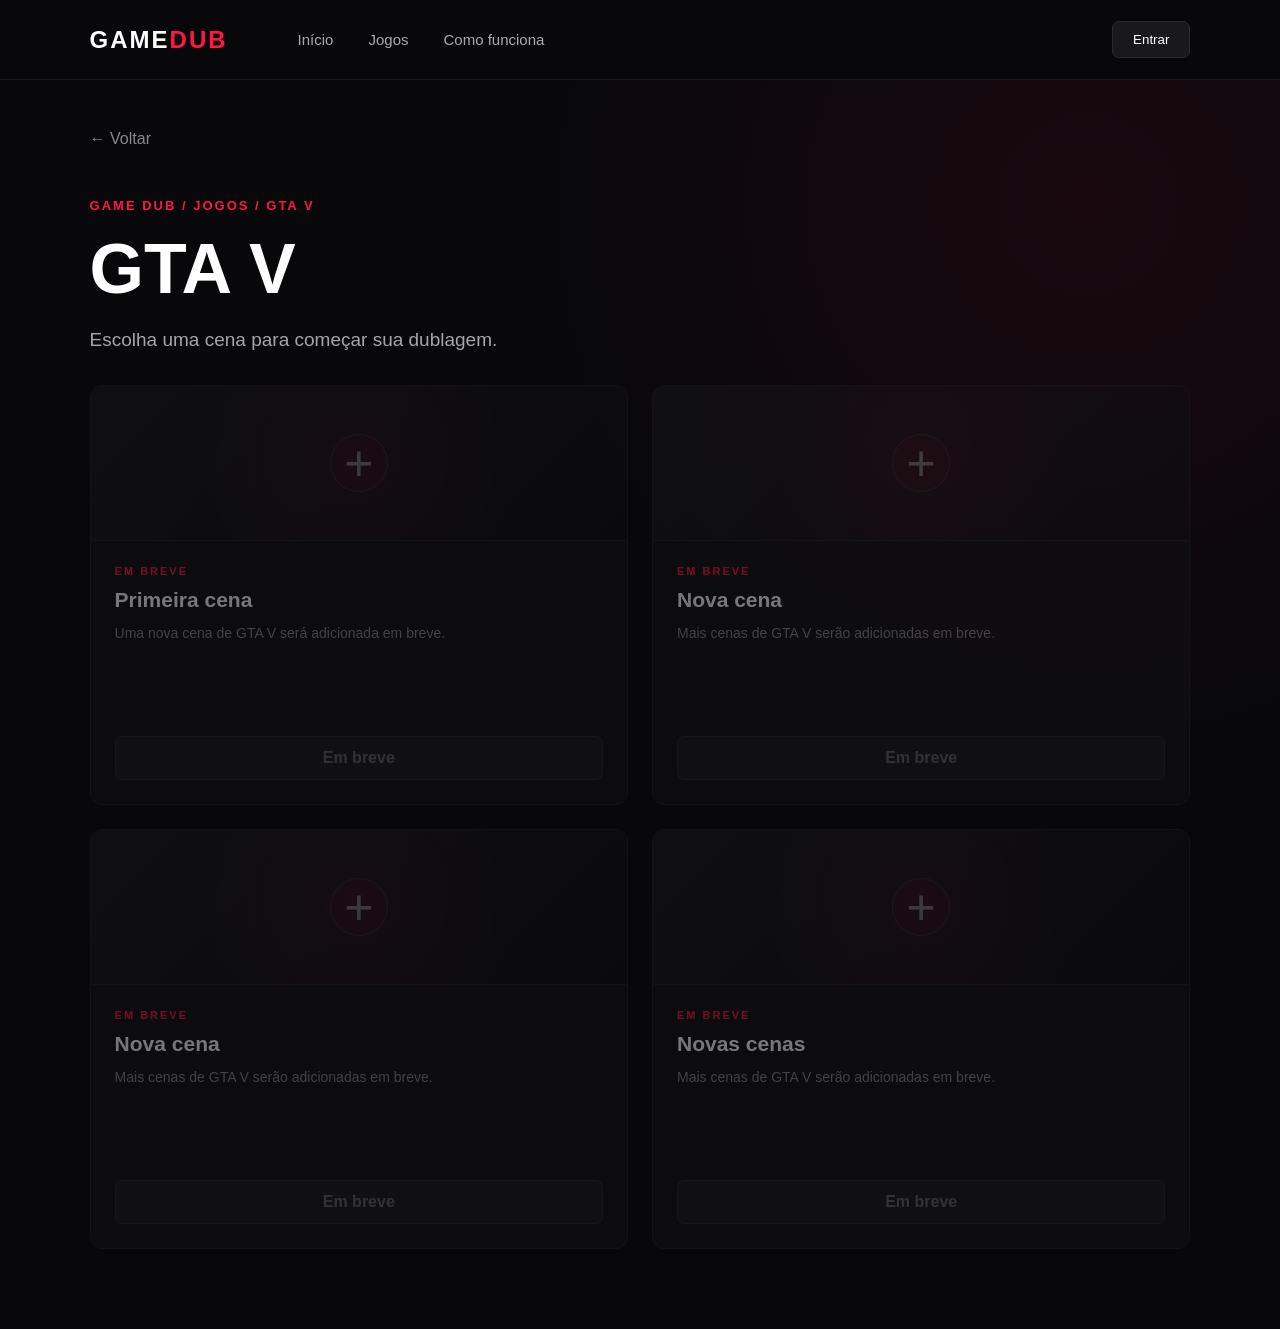
<file: gta-v.html>
<!DOCTYPE html>
<html lang="pt-BR">
<head>
    <meta charset="UTF-8">
    <meta name="viewport" content="width=device-width, initial-scale=1.0">

    <title>GTA V - GameDub</title>

    <link rel="stylesheet" href="style.css">
</head>

<body>

<header>
    <div class="logo">
        GAME<span>DUB</span>
    </div>

    <nav>
        <a href="index.html">Início</a>
        <a href="#">Jogos</a>
        <a href="#">Como funciona</a>
    </nav>

    <button class="login">Entrar</button>
</header>


<main>

    <section class="game-page">

        <a href="index.html" class="back">
            ← Voltar
        </a>

        <div class="game-header">

            <p class="small-title">
                GAME DUB / JOGOS / GTA V
            </p>

            <h1>
                GTA V
            </h1>

            <p class="description">
                Escolha uma cena para começar sua dublagem.
            </p>

        </div>


        <div class="scene-grid">

            <!-- CENA 01 -->

            <div class="scene-card scene-card-disabled">

                <div class="scene-thumbnail">
                    <div class="scene-icon">
                        +
                    </div>
                </div>

                <div class="scene-info">

                    <div>
                        <span class="scene-number">
                            EM BREVE
                        </span>

                        <h2>
                            Primeira cena
                        </h2>

                        <p>
                            Uma nova cena de GTA V será adicionada em breve.
                        </p>
                    </div>

                    <span class="scene-button disabled">
                        Em breve
                    </span>

                </div>

            </div>


            <!-- CENA 02 -->

            <div class="scene-card scene-card-disabled">

                <div class="scene-thumbnail">
                    <div class="scene-icon">
                        +
                    </div>
                </div>

                <div class="scene-info">

                    <div>
                        <span class="scene-number">
                            EM BREVE
                        </span>

                        <h2>
                            Nova cena
                        </h2>

                        <p>
                            Mais cenas de GTA V serão adicionadas em breve.
                        </p>
                    </div>

                    <span class="scene-button disabled">
                        Em breve
                    </span>

                </div>

            </div>


            <!-- CENA 03 -->

            <div class="scene-card scene-card-disabled">

                <div class="scene-thumbnail">
                    <div class="scene-icon">
                        +
                    </div>
                </div>

                <div class="scene-info">

                    <div>
                        <span class="scene-number">
                            EM BREVE
                        </span>

                        <h2>
                            Nova cena
                        </h2>

                        <p>
                            Mais cenas de GTA V serão adicionadas em breve.
                        </p>
                    </div>

                    <span class="scene-button disabled">
                        Em breve
                    </span>

                </div>

            </div>


            <!-- CENA 04 -->

            <div class="scene-card scene-card-disabled">

                <div class="scene-thumbnail">
                    <div class="scene-icon">
                        +
                    </div>
                </div>

                <div class="scene-info">

                    <div>
                        <span class="scene-number">
                            EM BREVE
                        </span>

                        <h2>
                            Novas cenas
                        </h2>

                        <p>
                            Mais cenas de GTA V serão adicionadas em breve.
                        </p>
                    </div>

                    <span class="scene-button disabled">
                        Em breve
                    </span>

                </div>

            </div>

        </div>

    </section>

</main>

</body>
</html>
</file>
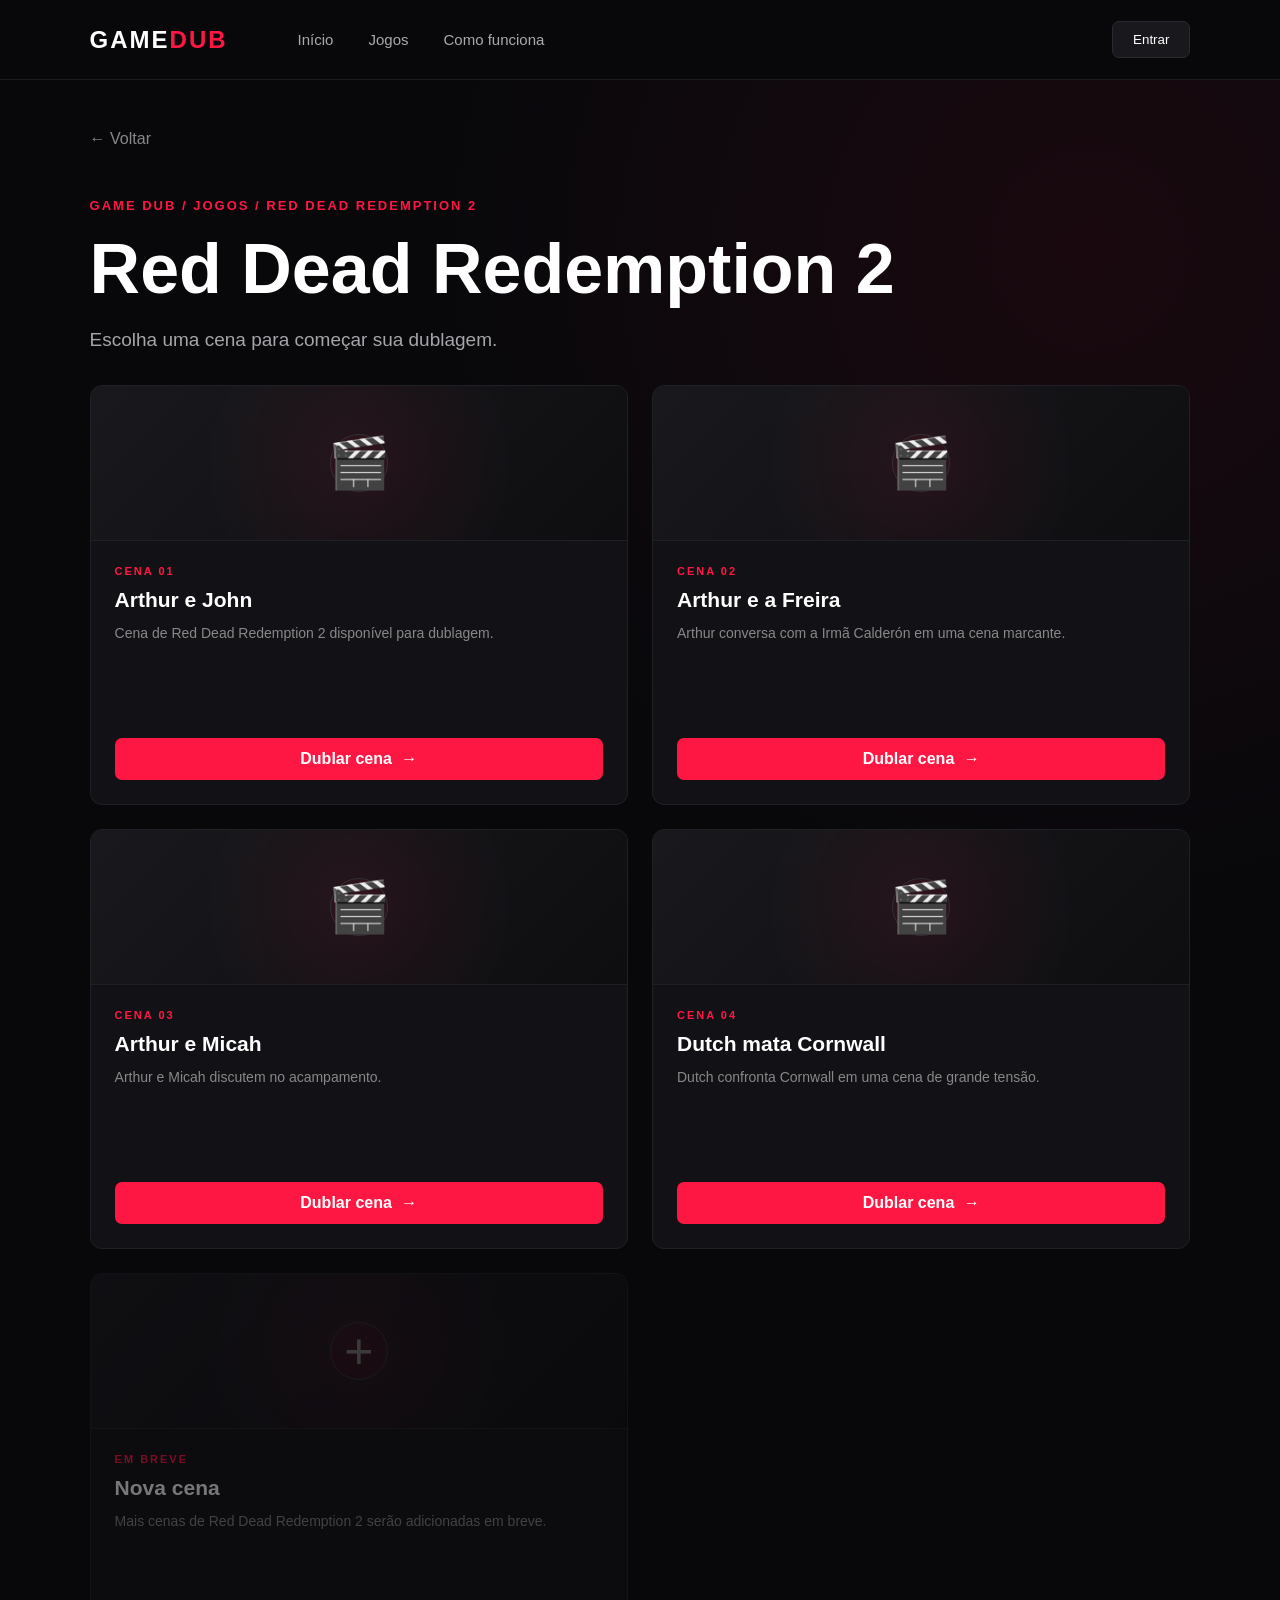
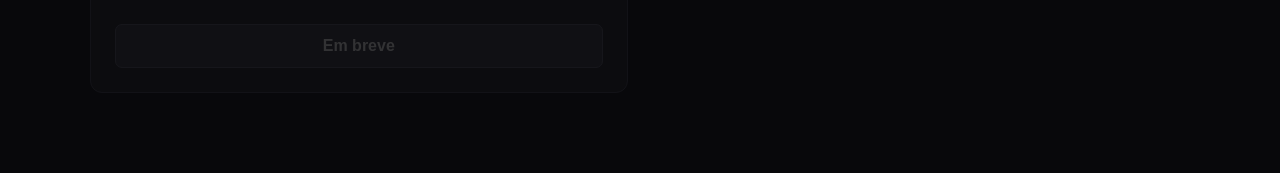
<file: red-dead-redemption-2.html>
<!DOCTYPE html>
<html lang="pt-BR">

<head>
    <meta charset="UTF-8">
    <meta name="viewport" content="width=device-width, initial-scale=1.0">

    <title>Red Dead Redemption 2 - GameDub</title>

    <link rel="stylesheet" href="style.css">
</head>

<body>

<header>

    <div class="logo">
        GAME<span>DUB</span>
    </div>

    <nav>
        <a href="index.html">Início</a>
        <a href="#">Jogos</a>
        <a href="#">Como funciona</a>
    </nav>

    <button class="login">
        Entrar
    </button>

</header>

<main>

    <section class="game-page">

        <a href="index.html" class="back">
            ← Voltar
        </a>

        <div class="game-header">

            <p class="small-title">
                GAME DUB / JOGOS / RED DEAD REDEMPTION 2
            </p>

            <h1>
                Red Dead Redemption 2
            </h1>

            <p class="description">
                Escolha uma cena para começar sua dublagem.
            </p>

        </div>

        <div class="scene-grid">

            <!-- CENA 01 -->

            <div class="scene-card">

                <div class="scene-thumbnail">

                    <div class="scene-icon">
                        🎬
                    </div>

                </div>

                <div class="scene-info">

                    <div>

                        <span class="scene-number">
                            CENA 01
                        </span>

                        <h2>
                            Arthur e John
                        </h2>

                        <p>
                            Cena de Red Dead Redemption 2 disponível para dublagem.
                        </p>

                    </div>

                    <a
                        href="cena-re4-ashley.html?cena=arthur-e-john-final&voltar=red-dead-redemption-2.html"
                        class="scene-button"
                    >
                        Dublar cena <span>→</span>
                    </a>

                </div>

            </div>

            <!-- CENA 02 -->

            <div class="scene-card">

                <div class="scene-thumbnail">

                    <div class="scene-icon">
                        🎬
                    </div>

                </div>

                <div class="scene-info">

                    <div>

                        <span class="scene-number">
                            CENA 02
                        </span>

                        <h2>
                            Arthur e a Freira
                        </h2>

                        <p>
                            Arthur conversa com a Irmã Calderón em uma cena marcante.
                        </p>

                    </div>

                    <a
                        href="cena-re4-ashley.html?cena=arthur-e-a-freira&voltar=red-dead-redemption-2.html"
                        class="scene-button"
                    >
                        Dublar cena <span>→</span>
                    </a>

                </div>

            </div>

            <!-- CENA 03 -->

            <div class="scene-card">

                <div class="scene-thumbnail">

                    <div class="scene-icon">
                        🎬
                    </div>

                </div>

                <div class="scene-info">

                    <div>

                        <span class="scene-number">
                            CENA 03
                        </span>

                        <h2>
                            Arthur e Micah
                        </h2>

                        <p>
                            Arthur e Micah discutem no acampamento.
                        </p>

                    </div>

                    <a
                        href="cena-re4-ashley.html?cena=arthur-e-micah-discussao-no-acampamento&voltar=red-dead-redemption-2.html"
                        class="scene-button"
                    >
                        Dublar cena <span>→</span>
                    </a>

                </div>

            </div>

            <!-- CENA 04 -->

            <div class="scene-card">

                <div class="scene-thumbnail">

                    <div class="scene-icon">
                        🎬
                    </div>

                </div>

                <div class="scene-info">

                    <div>

                        <span class="scene-number">
                            CENA 04
                        </span>

                        <h2>
                            Dutch mata Cornwall
                        </h2>

                        <p>
                            Dutch confronta Cornwall em uma cena de grande tensão.
                        </p>

                    </div>

                    <a
                        href="cena-re4-ashley.html?cena=dutch-mata-cornwall&voltar=red-dead-redemption-2.html"
                        class="scene-button"
                    >
                        Dublar cena <span>→</span>
                    </a>

                </div>

            </div>

            <!-- EM BREVE -->

            <div class="scene-card scene-card-disabled">

                <div class="scene-thumbnail">

                    <div class="scene-icon">
                        +
                    </div>

                </div>

                <div class="scene-info">

                    <div>

                        <span class="scene-number">
                            EM BREVE
                        </span>

                        <h2>
                            Nova cena
                        </h2>

                        <p>
                            Mais cenas de Red Dead Redemption 2 serão adicionadas em breve.
                        </p>

                    </div>

                    <span class="scene-button disabled">
                        Em breve
                    </span>

                </div>

            </div>

        </div>

    </section>

</main>

</body>

</html>
</file>
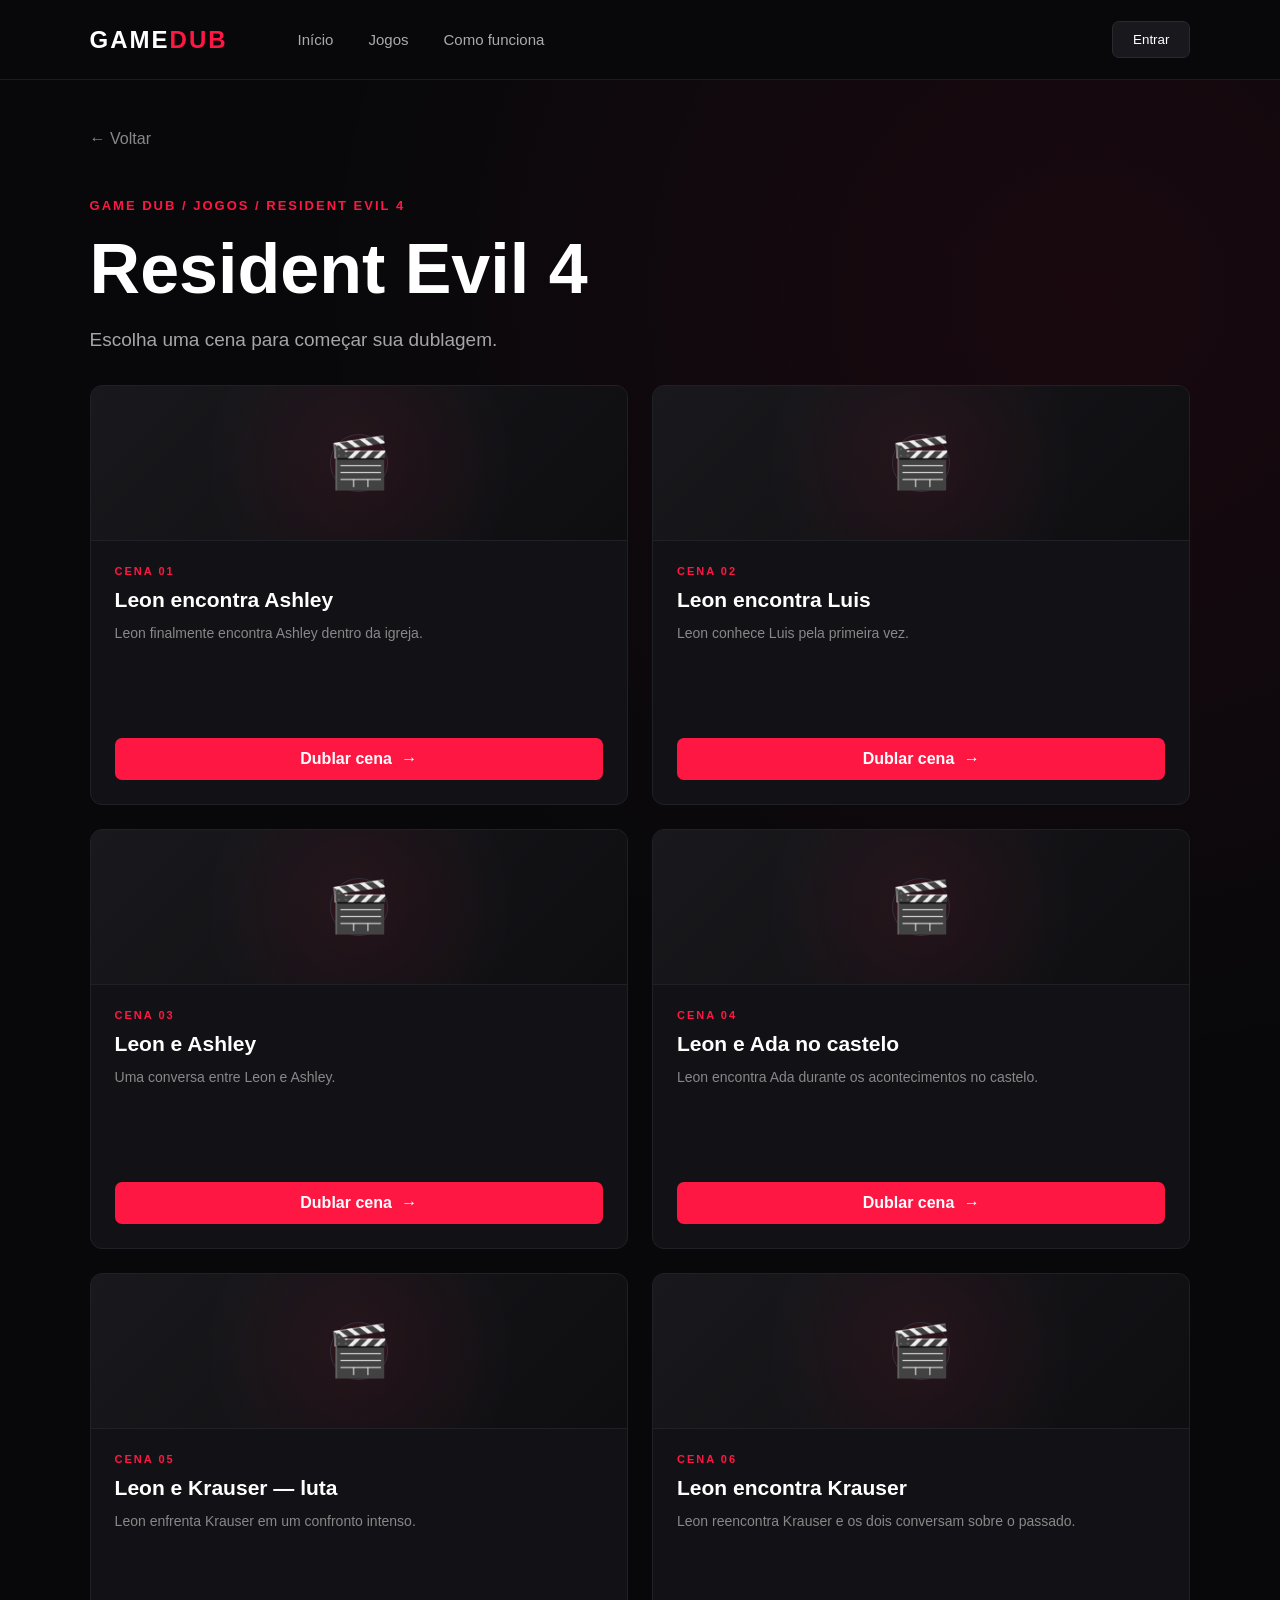
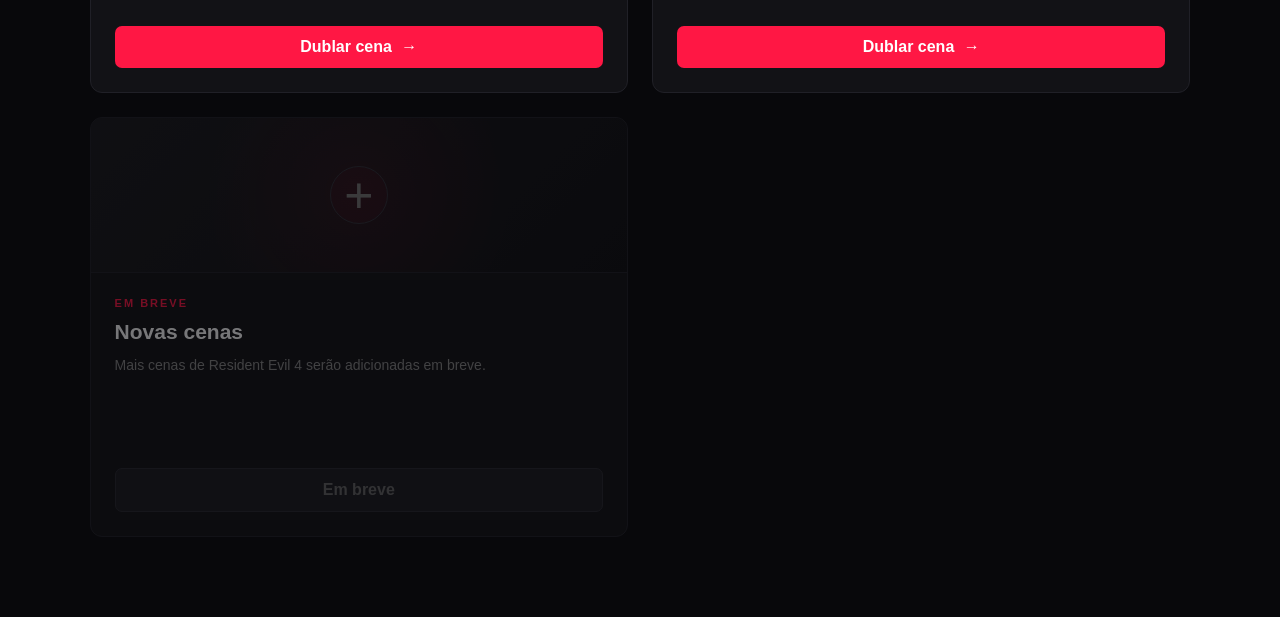
<file: resident-evil-4.html>
<!DOCTYPE html>
<html lang="pt-BR">
<head>
    <meta charset="UTF-8">
    <meta name="viewport" content="width=device-width, initial-scale=1.0">

    <title>Resident Evil 4 - GameDub</title>

    <link rel="stylesheet" href="style.css">
</head>

<body>

<header>
    <div class="logo">
        GAME<span>DUB</span>
    </div>

    <nav>
        <a href="index.html">Início</a>
        <a href="#">Jogos</a>
        <a href="#">Como funciona</a>
    </nav>

    <button class="login">Entrar</button>
</header>

<main>

    <section class="game-page">

        <a href="index.html" class="back">
            ← Voltar
        </a>

        <div class="game-header">

            <p class="small-title">
                GAME DUB / JOGOS / RESIDENT EVIL 4
            </p>

            <h1>
                Resident Evil 4
            </h1>

            <p class="description">
                Escolha uma cena para começar sua dublagem.
            </p>

        </div>

        <div class="scene-grid">

            <!-- CENA 01 -->

            <div class="scene-card">

                <div class="scene-thumbnail">
                    <div class="scene-icon">🎬</div>
                </div>

                <div class="scene-info">

                    <div>
                        <span class="scene-number">
                            CENA 01
                        </span>

                        <h2>
                            Leon encontra Ashley
                        </h2>

                        <p>
                            Leon finalmente encontra Ashley dentro da igreja.
                        </p>
                    </div>

                    <a
                        href="cena-re4-ashley.html?cena=re4-ashley&voltar=resident-evil-4.html"
                        class="scene-button"
                    >
                        Dublar cena <span>→</span>
                    </a>

                </div>

            </div>

            <!-- CENA 02 -->

            <div class="scene-card">

                <div class="scene-thumbnail">
                    <div class="scene-icon">🎬</div>
                </div>

                <div class="scene-info">

                    <div>
                        <span class="scene-number">
                            CENA 02
                        </span>

                        <h2>
                            Leon encontra Luis
                        </h2>

                        <p>
                            Leon conhece Luis pela primeira vez.
                        </p>
                    </div>

                    <a
                        href="cena-re4-ashley.html?cena=leon-luis&voltar=resident-evil-4.html"
                        class="scene-button"
                    >
                        Dublar cena <span>→</span>
                    </a>

                </div>

            </div>

            <!-- CENA 03 -->

            <div class="scene-card">

                <div class="scene-thumbnail">
                    <div class="scene-icon">🎬</div>
                </div>

                <div class="scene-info">

                    <div>
                        <span class="scene-number">
                            CENA 03
                        </span>

                        <h2>
                            Leon e Ashley
                        </h2>

                        <p>
                            Uma conversa entre Leon e Ashley.
                        </p>
                    </div>

                    <a
                        href="cena-re4-ashley.html?cena=leon-ashley&voltar=resident-evil-4.html"
                        class="scene-button"
                    >
                        Dublar cena <span>→</span>
                    </a>

                </div>

            </div>

            <!-- CENA 04 -->

            <div class="scene-card">

                <div class="scene-thumbnail">
                    <div class="scene-icon">🎬</div>
                </div>

                <div class="scene-info">

                    <div>
                        <span class="scene-number">
                            CENA 04
                        </span>

                        <h2>
                            Leon e Ada no castelo
                        </h2>

                        <p>
                            Leon encontra Ada durante os acontecimentos no castelo.
                        </p>
                    </div>

                    <a
                        href="cena-re4-ashley.html?cena=leon-e-ada-no-castelo&voltar=resident-evil-4.html"
                        class="scene-button"
                    >
                        Dublar cena <span>→</span>
                    </a>

                </div>

            </div>

            <!-- CENA 05 -->

            <div class="scene-card">

                <div class="scene-thumbnail">
                    <div class="scene-icon">🎬</div>
                </div>

                <div class="scene-info">

                    <div>
                        <span class="scene-number">
                            CENA 05
                        </span>

                        <h2>
                            Leon e Krauser — luta
                        </h2>

                        <p>
                            Leon enfrenta Krauser em um confronto intenso.
                        </p>
                    </div>

                    <a
                        href="cena-re4-ashley.html?cena=leon-e-krauser-luta&voltar=resident-evil-4.html"
                        class="scene-button"
                    >
                        Dublar cena <span>→</span>
                    </a>

                </div>

            </div>

            <!-- CENA 06 -->

            <div class="scene-card">

                <div class="scene-thumbnail">
                    <div class="scene-icon">🎬</div>
                </div>

                <div class="scene-info">

                    <div>
                        <span class="scene-number">
                            CENA 06
                        </span>

                        <h2>
                            Leon encontra Krauser
                        </h2>

                        <p>
                            Leon reencontra Krauser e os dois conversam sobre o passado.
                        </p>
                    </div>

                    <a
                        href="cena-re4-ashley.html?cena=leon-encontra-krauser&voltar=resident-evil-4.html"
                        class="scene-button"
                    >
                        Dublar cena <span>→</span>
                    </a>

                </div>

            </div>

            <!-- EM BREVE -->

            <div class="scene-card scene-card-disabled">

                <div class="scene-thumbnail">
                    <div class="scene-icon">
                        +
                    </div>
                </div>

                <div class="scene-info">

                    <div>
                        <span class="scene-number">
                            EM BREVE
                        </span>

                        <h2>
                            Novas cenas
                        </h2>

                        <p>
                            Mais cenas de Resident Evil 4 serão adicionadas em breve.
                        </p>
                    </div>

                    <span class="scene-button disabled">
                        Em breve
                    </span>

                </div>

            </div>

        </div>

    </section>

</main>

</body>
</html>
</file>
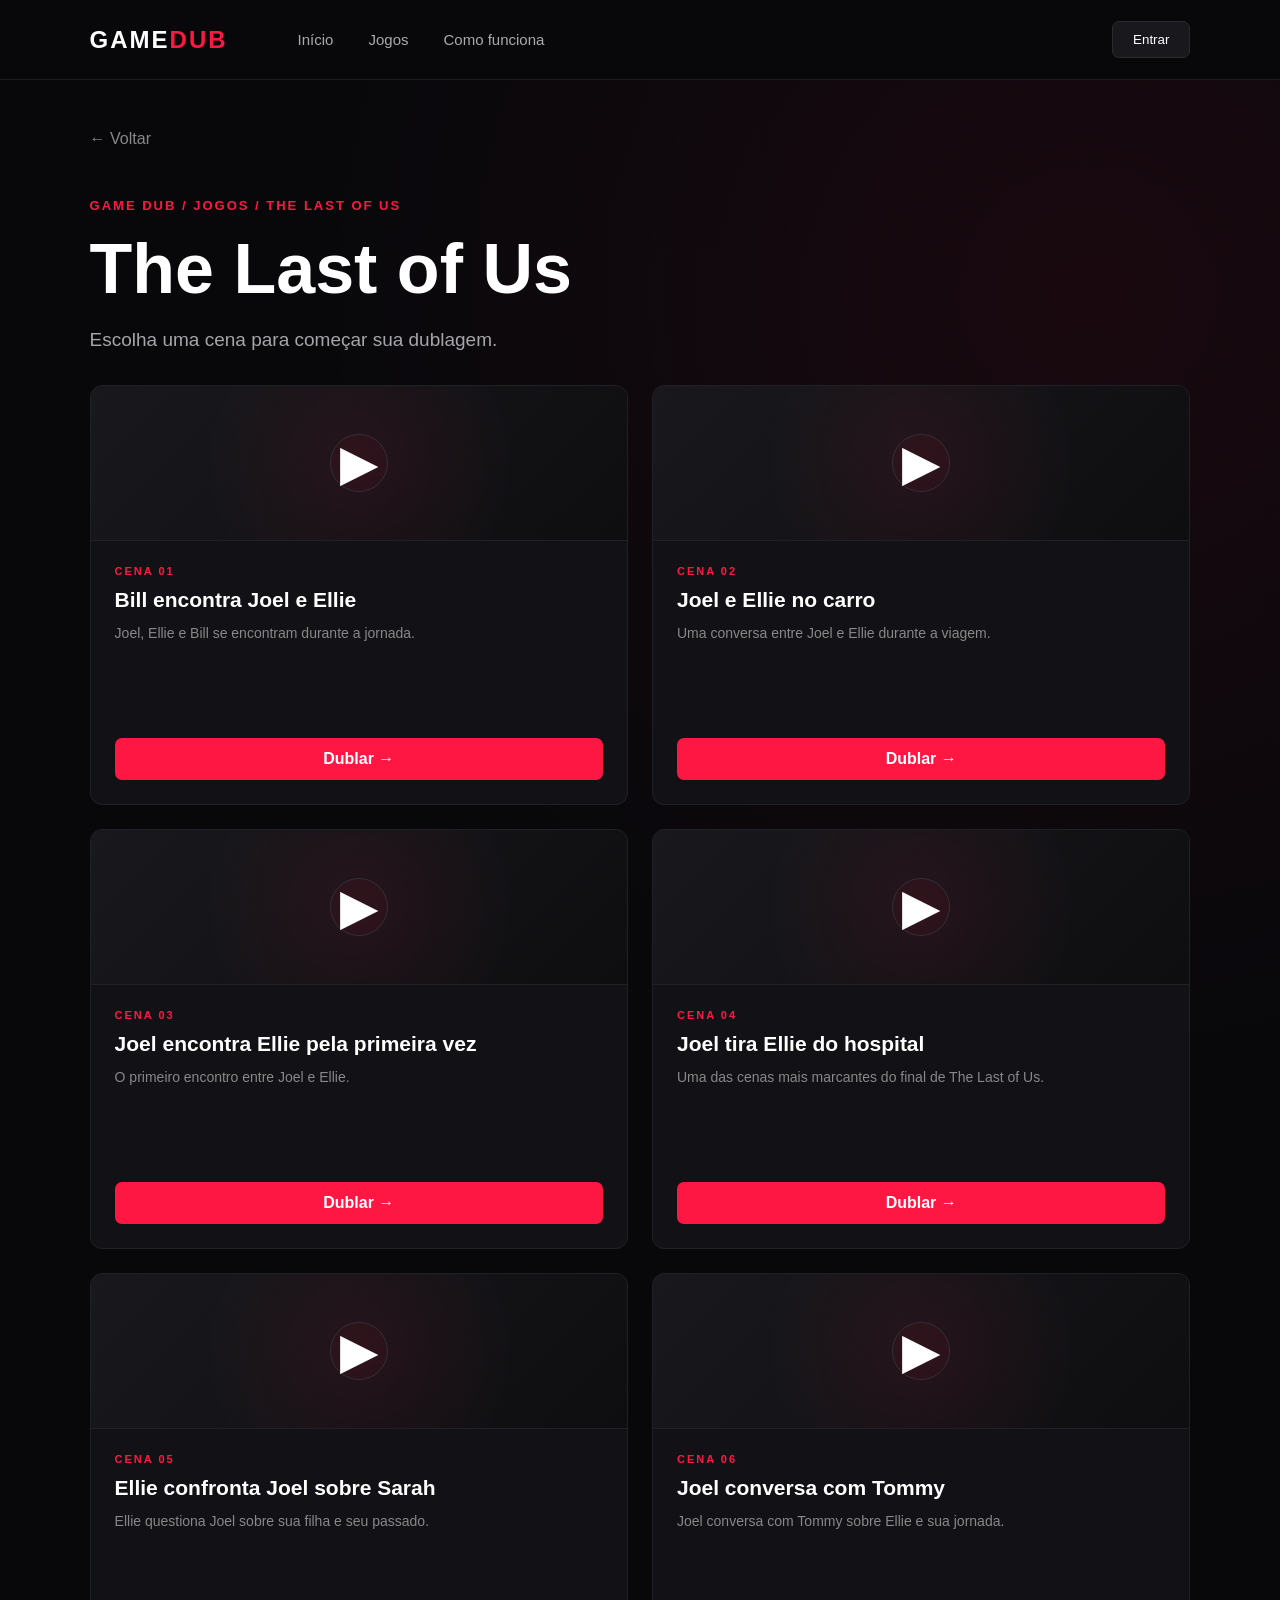
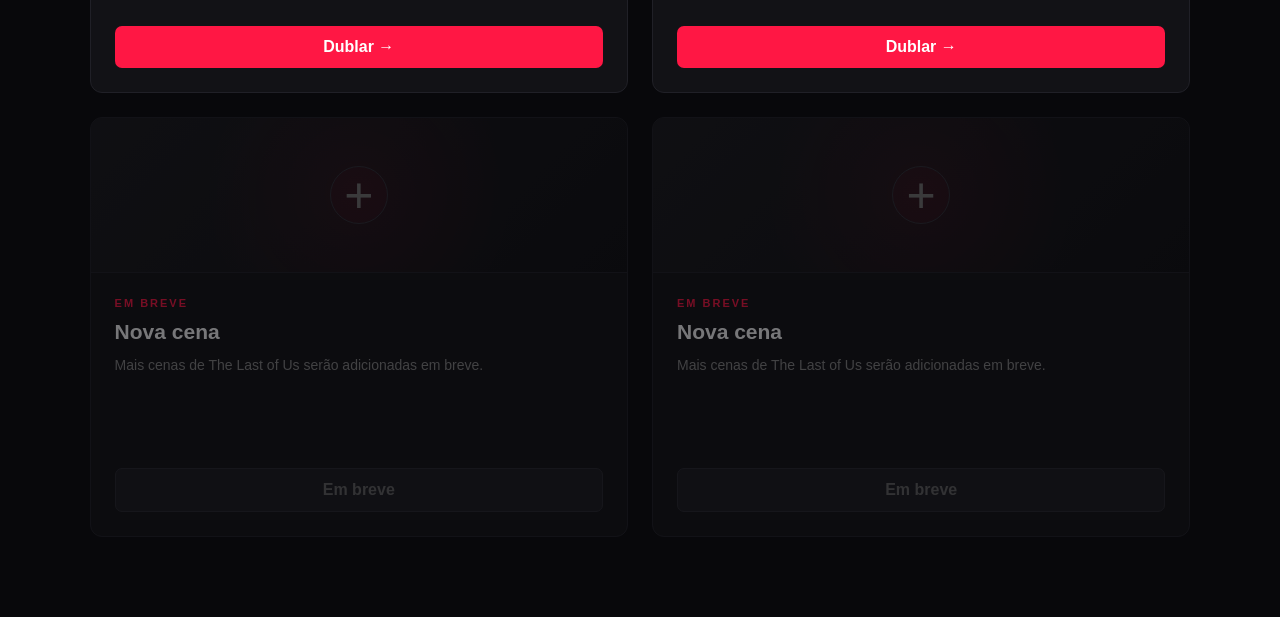
<file: the-last-of-us.html>
<!DOCTYPE html>
<html lang="pt-BR">

<head>
    <meta charset="UTF-8">
    <meta name="viewport" content="width=device-width, initial-scale=1.0">

    <title>The Last of Us - GameDub</title>

    <link rel="stylesheet" href="style.css">
</head>

<body>

<header>

    <div class="logo">
        GAME<span>DUB</span>
    </div>

    <nav>
        <a href="index.html">Início</a>
        <a href="#">Jogos</a>
        <a href="#">Como funciona</a>
    </nav>

    <button class="login">
        Entrar
    </button>

</header>


<main>

    <section class="game-page">

        <a href="index.html" class="back">
            ← Voltar
        </a>


        <div class="game-header">

            <p class="small-title">
                GAME DUB / JOGOS / THE LAST OF US
            </p>

            <h1>
                The Last of Us
            </h1>

            <p class="description">
                Escolha uma cena para começar sua dublagem.
            </p>

        </div>


        <div class="scene-grid">


            <!-- CENA 01 -->

            <a
                href="cena-re4-ashley.html?cena=bill-encontra-joel-e-ellie&voltar=the-last-of-us.html"
                class="scene-card"
            >

                <div class="scene-thumbnail">
                    <div class="scene-icon">
                        ▶
                    </div>
                </div>

                <div class="scene-info">

                    <div>

                        <span class="scene-number">
                            CENA 01
                        </span>

                        <h2>
                            Bill encontra Joel e Ellie
                        </h2>

                        <p>
                            Joel, Ellie e Bill se encontram durante a jornada.
                        </p>

                    </div>

                    <span class="scene-button">
                        Dublar →
                    </span>

                </div>

            </a>


            <!-- CENA 02 -->

            <a
                href="cena-re4-ashley.html?cena=joel-e-ellie-no-carro&voltar=the-last-of-us.html"
                class="scene-card"
            >

                <div class="scene-thumbnail">
                    <div class="scene-icon">
                        ▶
                    </div>
                </div>

                <div class="scene-info">

                    <div>

                        <span class="scene-number">
                            CENA 02
                        </span>

                        <h2>
                            Joel e Ellie no carro
                        </h2>

                        <p>
                            Uma conversa entre Joel e Ellie durante a viagem.
                        </p>

                    </div>

                    <span class="scene-button">
                        Dublar →
                    </span>

                </div>

            </a>


            <!-- CENA 03 -->

            <a
                href="cena-re4-ashley.html?cena=joel-encontra-ellie-pela-primeira-vez&voltar=the-last-of-us.html"
                class="scene-card"
            >

                <div class="scene-thumbnail">
                    <div class="scene-icon">
                        ▶
                    </div>
                </div>

                <div class="scene-info">

                    <div>

                        <span class="scene-number">
                            CENA 03
                        </span>

                        <h2>
                            Joel encontra Ellie pela primeira vez
                        </h2>

                        <p>
                            O primeiro encontro entre Joel e Ellie.
                        </p>

                    </div>

                    <span class="scene-button">
                        Dublar →
                    </span>

                </div>

            </a>


            <!-- CENA 04 -->

            <a
                href="cena-re4-ashley.html?cena=joel-tira-ellie-do-hospital-final&voltar=the-last-of-us.html"
                class="scene-card"
            >

                <div class="scene-thumbnail">
                    <div class="scene-icon">
                        ▶
                    </div>
                </div>

                <div class="scene-info">

                    <div>

                        <span class="scene-number">
                            CENA 04
                        </span>

                        <h2>
                            Joel tira Ellie do hospital
                        </h2>

                        <p>
                            Uma das cenas mais marcantes do final de The Last of Us.
                        </p>

                    </div>

                    <span class="scene-button">
                        Dublar →
                    </span>

                </div>

            </a>


            <!-- CENA 05 -->

            <a
                href="cena-re4-ashley.html?cena=ellie-confronta-joel-sobre-sarah&voltar=the-last-of-us.html"
                class="scene-card"
            >

                <div class="scene-thumbnail">
                    <div class="scene-icon">
                        ▶
                    </div>
                </div>

                <div class="scene-info">

                    <div>

                        <span class="scene-number">
                            CENA 05
                        </span>

                        <h2>
                            Ellie confronta Joel sobre Sarah
                        </h2>

                        <p>
                            Ellie questiona Joel sobre sua filha e seu passado.
                        </p>

                    </div>

                    <span class="scene-button">
                        Dublar →
                    </span>

                </div>

            </a>


            <!-- CENA 06 -->

            <a
                href="cena-re4-ashley.html?cena=joel-conversa-com-tommy&voltar=the-last-of-us.html"
                class="scene-card"
            >

                <div class="scene-thumbnail">
                    <div class="scene-icon">
                        ▶
                    </div>
                </div>

                <div class="scene-info">

                    <div>

                        <span class="scene-number">
                            CENA 06
                        </span>

                        <h2>
                            Joel conversa com Tommy
                        </h2>

                        <p>
                            Joel conversa com Tommy sobre Ellie e sua jornada.
                        </p>

                    </div>

                    <span class="scene-button">
                        Dublar →
                    </span>

                </div>

            </a>


            <!-- EM BREVE -->

            <div class="scene-card scene-card-disabled">

                <div class="scene-thumbnail">

                    <div class="scene-icon">
                        +
                    </div>

                </div>

                <div class="scene-info">

                    <div>

                        <span class="scene-number">
                            EM BREVE
                        </span>

                        <h2>
                            Nova cena
                        </h2>

                        <p>
                            Mais cenas de The Last of Us serão adicionadas em breve.
                        </p>

                    </div>

                    <span class="scene-button disabled">
                        Em breve
                    </span>

                </div>

            </div>


            <!-- EM BREVE -->

            <div class="scene-card scene-card-disabled">

                <div class="scene-thumbnail">

                    <div class="scene-icon">
                        +
                    </div>

                </div>

                <div class="scene-info">

                    <div>

                        <span class="scene-number">
                            EM BREVE
                        </span>

                        <h2>
                            Nova cena
                        </h2>

                        <p>
                            Mais cenas de The Last of Us serão adicionadas em breve.
                        </p>

                    </div>

                    <span class="scene-button disabled">
                        Em breve
                    </span>

                </div>

            </div>


        </div>

    </section>

</main>

</body>

</html>
</file>
<file: style.css>
* {
    margin: 0;
    padding: 0;
    box-sizing: border-box;
}

body {
    background: #08080b;
    color: white;
    font-family: Arial, sans-serif;
}


/* =========================
   MENU
========================= */

header {
    height: 80px;
    display: flex;
    align-items: center;
    padding: 0 7%;
    border-bottom: 1px solid #1b1b20;
    background: #08080b;
}

.logo {
    font-size: 24px;
    font-weight: 900;
    letter-spacing: 2px;
}

.logo span {
    color: #ff1744;
}

nav {
    display: flex;
    gap: 35px;
    margin-left: 70px;
}

nav a {
    color: #aaa;
    text-decoration: none;
    font-size: 15px;
    transition: 0.2s;
}

nav a:hover {
    color: white;
}

.login {
    margin-left: auto;
    background: #18181d;
    color: white;
    border: 1px solid #292930;
    padding: 10px 20px;
    border-radius: 7px;
    cursor: pointer;
    transition: 0.2s;
}

.login:hover {
    border-color: #ff1744;
}


/* =========================
   HERO
========================= */

.hero {
    min-height: 500px;
    display: flex;
    align-items: center;
    padding: 70px 7%;

    background:
        radial-gradient(
            circle at 70% 40%,
            rgba(255, 23, 68, 0.10),
            transparent 45%
        );
}

.hero-text {
    max-width: 650px;
}

.small-title {
    color: #ff1744;
    font-weight: bold;
    letter-spacing: 2px;
    font-size: 13px;
    margin-bottom: 20px;
}

h1 {
    font-size: 70px;
    line-height: 1.05;
    margin-bottom: 25px;
}

.description {
    color: #a5a5aa;
    font-size: 19px;
    line-height: 1.6;
    max-width: 500px;
    margin-bottom: 30px;
}

.start {
    background: #ff1744;
    color: white;
    border: none;
    padding: 16px 28px;
    border-radius: 8px;
    font-size: 16px;
    font-weight: bold;
    cursor: pointer;
    transition: 0.2s;
}

.start:hover {
    transform: translateY(-2px);
    background: #ff3158;
}


/* =========================
   JOGOS
========================= */

.games {
    padding: 30px 7% 80px;
}

.section-title {
    display: flex;
    align-items: center;
    justify-content: space-between;
    margin-bottom: 25px;
}

.section-title h2 {
    font-size: 25px;
}

.section-title a {
    color: #ff1744;
    text-decoration: none;
}

.game-grid {
    display: grid;
    grid-template-columns: repeat(4, 1fr);
    gap: 20px;
}

.game-card {
    cursor: pointer;
}

.game-image {
    height: 230px;
    border-radius: 10px;
    background: #18181d;
    display: flex;
    align-items: flex-end;
    padding: 20px;
    overflow: hidden;
    transition: 0.3s;
}

.game-image:hover {
    transform: translateY(-5px);
}

.game-image span {
    font-size: 18px;
    font-weight: 900;
    text-shadow: 0 2px 10px black;
}

.re4 {
    background:
        linear-gradient(
            135deg,
            #362b25,
            #101010
        );
}

.tlou {
    background:
        linear-gradient(
            135deg,
            #25392c,
            #101411
        );
}

.rdr {
    background:
        linear-gradient(
            135deg,
            #47291d,
            #130c08
        );
}

.gta {
    background:
        linear-gradient(
            135deg,
            #25456b,
            #101722
        );
}

.game-card h3 {
    font-size: 17px;
    margin-top: 12px;
}

.game-card p {
    color: #777;
    font-size: 13px;
    margin-top: 5px;
}


/* =========================
   PÁGINA DO JOGO
========================= */

.game-page {
    min-height: calc(100vh - 80px);
    padding: 50px 7% 80px;

    background:
        radial-gradient(
            circle at 85% 10%,
            rgba(255, 23, 68, 0.07),
            transparent 35%
        );
}

.back {
    color: #888;
    text-decoration: none;
    display: inline-block;
    margin-bottom: 50px;
    transition: 0.2s;
}

.back:hover {
    color: white;
}

.game-header {
    max-width: 1000px;
}

.game-page h1 {
    font-size: 70px;
    line-height: 1.05;
    margin-bottom: 18px;
}

.game-page .description {
    margin-bottom: 0;
}


/* =========================================================
   MINHAS CENAS
========================================================= */

.minhas-cenas {
    width: 100%;
    max-width: 1120px;

    margin-top: 55px;
    margin-bottom: 55px;

    padding-top: 28px;

    border-top: 1px solid #1b1b20;
}

.minhas-cenas-titulo {
    margin-bottom: 22px;
}

.minhas-cenas-titulo .small-title {
    margin-bottom: 8px;
}

.minhas-cenas-titulo h2 {
    margin: 0;

    font-size: 28px;
    font-weight: 700;
    color: #ffffff;
}


/* TÍTULOS EM ANDAMENTO / CONCLUÍDAS */

.minhas-cenas-status {
    margin: 24px 0 12px;

    font-size: 11px;
    font-weight: 700;

    letter-spacing: 1.5px;

    color: #bfc3ca;
}

.minhas-cenas-status.concluidas {
    color: #69bfff;
}


/* GRID */

.minhas-cenas-grid {
    display: grid;

    grid-template-columns:
        repeat(2, minmax(0, 1fr));

    gap: 16px;

    margin-bottom: 5px;
}


/* CARD */

.minha-cena-card {
    display: flex;
    align-items: center;

    gap: 16px;

    min-height: 100px;

    padding: 14px;

    background: #101115;

    border: 1px solid #20232a;

    border-radius: 10px;

    color: inherit;

    text-decoration: none;

    transition:
        transform 0.2s ease,
        border-color 0.2s ease,
        background 0.2s ease;
}

.minha-cena-card:hover {
    transform: translateY(-3px);

    background: #15171c;

    border-color: #343944;
}


/* MINIATURA */

.minha-cena-thumb {
    width: 105px;
    height: 68px;

    flex-shrink: 0;

    display: flex;
    align-items: center;
    justify-content: center;

    background:
        radial-gradient(
            circle at center,
            rgba(255, 23, 68, 0.07),
            transparent 60%
        ),
        linear-gradient(
            135deg,
            #20232a,
            #111216
        );

    border-radius: 7px;

    border: 1px solid #272a31;

    overflow: hidden;
}

.minha-cena-thumb span {
    font-size: 25px;
    opacity: 0.75;
}


/* INFORMAÇÕES */

.minha-cena-info {
    min-width: 0;
}

.minha-cena-info h3 {
    margin: 0 0 7px;

    font-size: 17px;

    line-height: 1.25;

    font-weight: 700;

    color: #f2f3f5;
}


/* STATUS DA CENA */

.minha-cena-status {
    margin: 0;

    font-size: 10px;

    font-weight: 700;

    letter-spacing: 1.2px;

    color: #b8bdc6;
}

.minha-cena-status.finalizada {
    color: #69bfff;
}


/* =========================
   TÍTULO DAS CENAS
========================= */

.cenas-titulo {
    max-width: 1120px;

    margin-top: 10px;

    margin-bottom: 25px;

    padding-top: 15px;

    border-top: 1px solid #1b1b20;
}

.cenas-titulo .small-title {
    margin-bottom: 8px;
}

.cenas-titulo h2 {
    margin: 0;

    font-size: 28px;

    font-weight: 700;
}


/* =========================
   GRID DE CENAS
========================= */

.scene-grid {
    display: grid;

    grid-template-columns:
        repeat(2, minmax(0, 1fr));

    gap: 24px;

    margin-top: 30px;

    max-width: 1120px;
}


/* =========================
   CARDS DE CENA
========================= */

.scene-card {
    background: #121216;

    border: 1px solid #202027;

    border-radius: 12px;

    overflow: hidden;

    transition: 0.3s ease;

    display: flex;

    flex-direction: column;

    min-height: 420px;

    color: inherit;

    text-decoration: none;
}

.scene-card:hover {
    transform: translateY(-5px);

    border-color: #ff1744;

    box-shadow:
        0 15px 35px rgba(0, 0, 0, 0.35),
        0 0 20px rgba(255, 23, 68, 0.06);
}


/* =========================
   MINIATURA DA CENA
========================= */

.scene-thumbnail {
    height: 155px;

    display: flex;

    align-items: center;

    justify-content: center;

    font-size: 50px;

    background:
        radial-gradient(
            circle at center,
            rgba(255, 23, 68, 0.08),
            transparent 55%
        ),
        linear-gradient(
            135deg,
            #19191d,
            #0e0e11
        );

    border-bottom: 1px solid #202027;
}

.scene-icon {
    width: 58px;
    height: 58px;

    display: flex;

    align-items: center;
    justify-content: center;

    border: 1px solid #303038;

    border-radius: 50%;

    background: rgba(255, 23, 68, 0.04);

    transition: 0.25s;
}

.scene-card:hover .scene-icon {
    border-color: #ff1744;

    background: rgba(255, 23, 68, 0.10);

    transform: scale(1.05);
}


/* =========================
   INFORMAÇÕES DA CENA
========================= */

.scene-info {
    padding: 24px;

    display: flex;

    flex-direction: column;

    justify-content: space-between;

    flex: 1;
}

.scene-number {
    display: block;

    color: #ff1744;

    font-size: 11px;

    font-weight: bold;

    letter-spacing: 2px;

    margin-bottom: 10px;
}

.scene-info h2 {
    font-size: 21px;

    line-height: 1.25;

    margin-bottom: 10px;
}

.scene-info p {
    color: #888;

    font-size: 14px;

    line-height: 1.5;

    margin-bottom: 25px;
}


/* =========================
   BOTÃO DAS CENAS
========================= */

.scene-button {
    width: 100%;

    padding: 12px 15px;

    border: none;

    border-radius: 7px;

    background: #ff1744;

    color: white;

    font-weight: bold;

    cursor: pointer;

    display: block;

    text-align: center;

    text-decoration: none;

    transition: 0.2s;
}

.scene-button span {
    margin-left: 5px;
}

.scene-button:hover {
    background: #ff3158;

    transform: translateY(-1px);
}

.game-link {
    color: inherit;

    text-decoration: none;
}


/* =========================
   CENA EM BREVE
========================= */

.scene-card-disabled {
    opacity: 0.45;
}

.scene-card-disabled:hover {
    transform: none;

    border-color: #202027;

    box-shadow: none;
}

.scene-card-disabled .scene-icon {
    color: #777;
}

.scene-button.disabled {
    background: #1b1b20;

    color: #666;

    border: 1px solid #292930;

    cursor: default;
}

.scene-button.disabled:hover {
    background: #1b1b20;

    transform: none;
}


/* =========================
   PÁGINA DE DUBLAGEM
========================= */

.dub-page {
    width: 100%;

    max-width: 1100px;

    margin: 0 auto;

    padding: 35px 25px 80px;
}

.dub-page h1 {
    font-size: 45px;

    margin-bottom: 12px;
}


/* =========================
   VÍDEO
========================= */

.video-area {
    width: 100%;

    display: flex;

    justify-content: center;

    align-items: center;

    margin: 30px auto 25px;
}

.scene-video {
    width: 760px;

    max-width: 100%;

    height: auto;

    aspect-ratio: 16 / 9;

    display: block;

    background: #000;

    border: 1px solid #292930;

    border-radius: 14px;

    object-fit: contain;
}


/* =========================
   ÁREA DE GRAVAÇÃO
========================= */

.record-area {
    width: 760px;

    max-width: 100%;

    margin: 0 auto;

    padding: 20px 0 0;

    text-align: center;
}

.record-area > h2 {
    margin-bottom: 6px;

    text-align: center;
}

.record-area > p {
    color: #888;

    margin-bottom: 15px;

    text-align: center;
}


/* =========================
   FALA ATUAL
========================= */

.current-line {
    width: 100%;

    margin: 20px auto;

    padding: 18px 20px;

    background: #18181f;

    border: 1px solid #292932;

    border-radius: 12px;

    text-align: center;
}

.line-number {
    margin-bottom: 8px;

    color: #ff1744;

    font-size: 13px;

    font-weight: bold;

    letter-spacing: 1px;
}

.current-line h2 {
    margin: 0;

    color: white;

    font-size: 30px;
}


/* =========================
   BOTÃO DE GRAVAÇÃO
========================= */

.record-button {
    display: inline-block;

    margin: 12px auto;

    padding: 14px 30px;

    border: none;

    border-radius: 10px;

    background: #ff1744;

    color: white;

    font-size: 16px;

    font-weight: bold;

    cursor: pointer;

    transition: 0.2s;
}

.record-button:hover {
    background: #ff3158;

    transform: translateY(-2px);
}


/* =========================
   BOTÕES PÓS-GRAVAÇÃO
========================= */

.record-options {
    width: 100%;

    display: flex;

    justify-content: center;

    align-items: center;

    gap: 10px;

    margin-top: 15px;

    flex-wrap: wrap;
}

.record-options button {
    border: 1px solid #35353f;

    border-radius: 9px;

    padding: 12px 18px;

    background: #202027;

    color: white;

    font-size: 14px;

    cursor: pointer;

    transition: 0.2s;
}

.record-options button:hover {
    background: #2b2b35;

    transform: translateY(-2px);
}

.next-button {
    background: #ff1744 !important;

    border-color: #ff1744 !important;
}

.next-button:hover {
    background: #ff3158 !important;
}


/* =========================
   RESPONSIVO
========================= */

@media (max-width: 900px) {

    header {
        padding: 0 4%;
    }

    nav {
        gap: 15px;

        margin-left: 30px;
    }

    .game-grid {
        grid-template-columns: repeat(2, 1fr);
    }

    .scene-grid {
        grid-template-columns:
            repeat(2, minmax(0, 1fr));
    }

    .minhas-cenas-grid {
        grid-template-columns:
            repeat(2, minmax(0, 1fr));
    }

    .game-page h1 {
        font-size: 55px;
    }

    .dub-page {
        padding: 30px 15px 60px;
    }

    .scene-video {
        width: 100%;
    }

    .record-area {
        width: 100%;
    }
}


@media (max-width: 600px) {

    header {
        height: auto;

        min-height: 70px;

        padding: 15px 5%;

        flex-wrap: wrap;

        gap: 15px;
    }

    nav {
        order: 3;

        width: 100%;

        margin-left: 0;

        justify-content: center;

        gap: 20px;
    }

    .hero {
        padding: 50px 7%;
    }

    h1 {
        font-size: 45px;
    }

    .game-grid {
        grid-template-columns: 1fr;
    }

    .scene-grid {
        grid-template-columns: 1fr;
    }

    .minhas-cenas-grid {
        grid-template-columns: 1fr;
    }

    .game-page {
        padding: 40px 7% 70px;
    }

    .game-page h1 {
        font-size: 42px;
    }

    .dub-page h1 {
        font-size: 35px;
    }

    .scene-card {
        min-height: 400px;
    }

    .scene-thumbnail {
        height: 150px;
    }

    .scene-video {
        border-radius: 10px;
    }

    .current-line h2 {
        font-size: 24px;
    }

    .record-options {
        flex-direction: column;
    }

    .record-options button {
        width: 100%;

        max-width: 300px;
    }

    .minha-cena-card {
        min-height: 90px;
    }

    .minha-cena-thumb {
        width: 85px;
        height: 62px;
    }

    .minha-cena-info h3 {
        font-size: 15px;
    }
}
</file>
